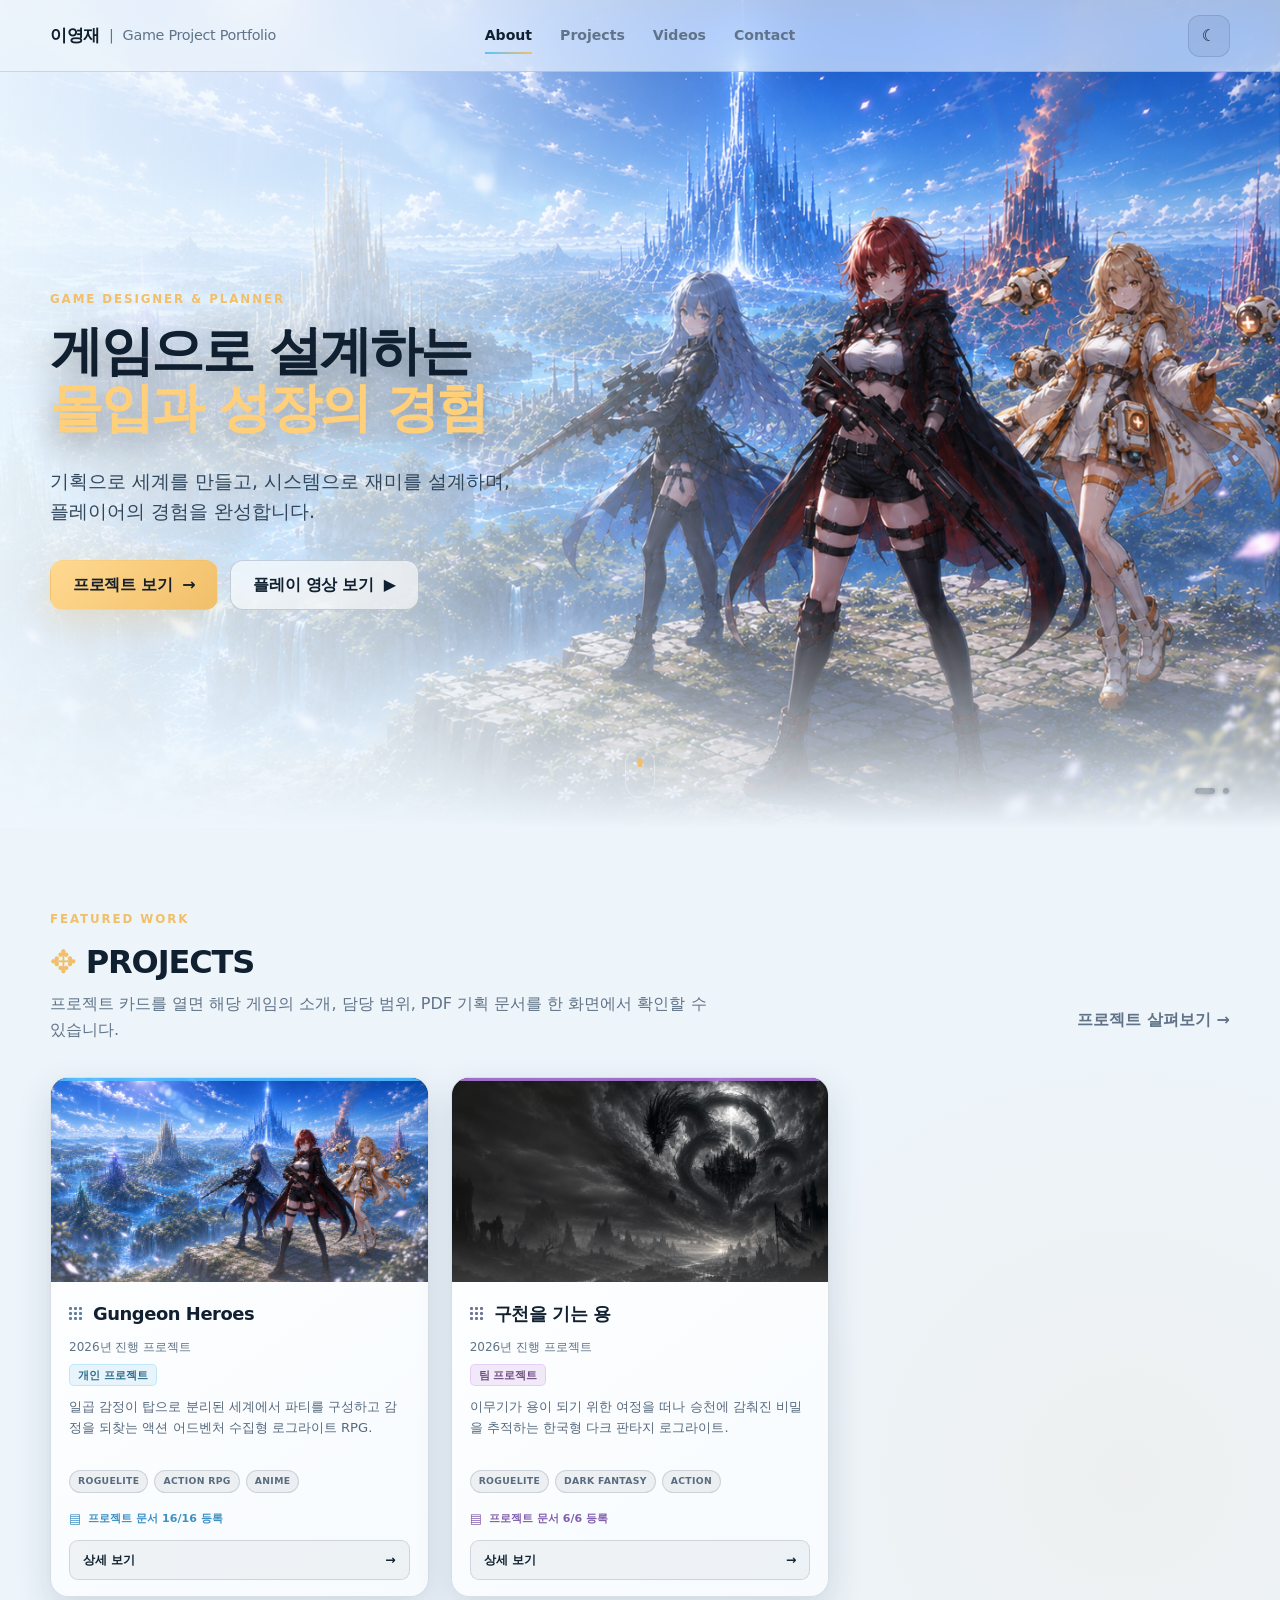
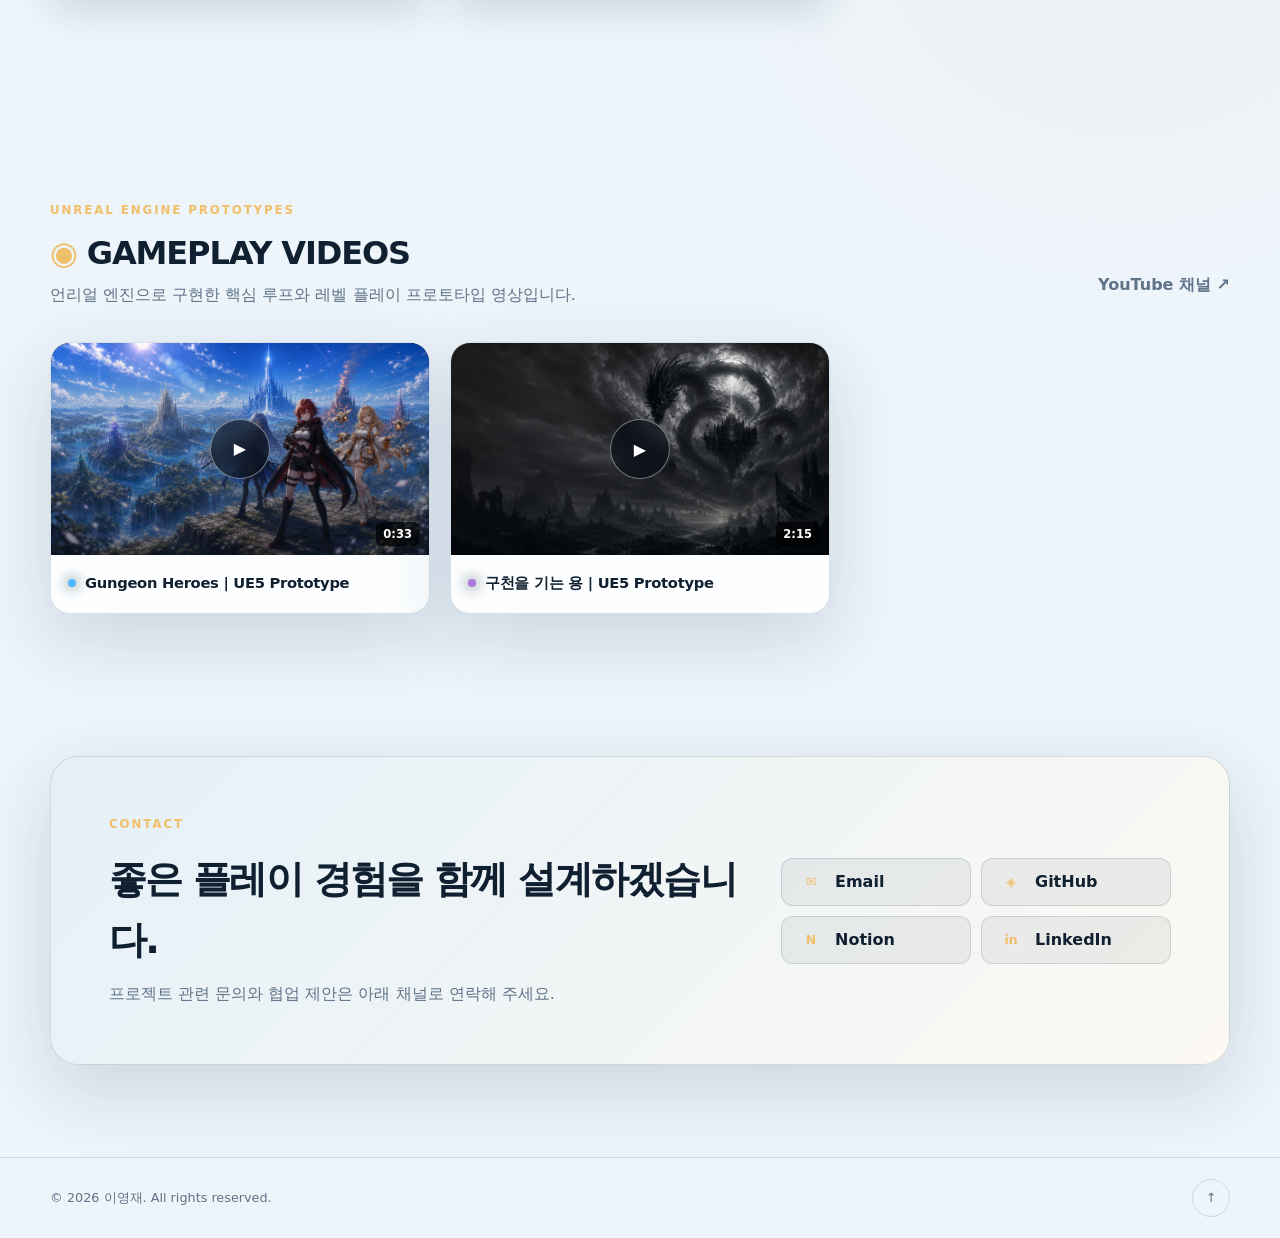
<file: index.html>
<!doctype html>
<html lang="ko">
<head>
  <meta charset="utf-8">
  <meta name="viewport" content="width=device-width, initial-scale=1">
  <meta name="description" content="이영재 게임 기획 포트폴리오 — 구천을 기는 용, Gungeon Heroes, Familia Chronicle">
  <meta name="theme-color" content="#071526">
  <meta name="robots" content="index, follow, max-image-preview:large">

  <!-- 배포 주소에 맞게 아래 도메인을 변경하세요. -->
  <link rel="canonical" href="https://zettstudio.netlify.app">

  <!-- Open Graph: 카카오톡, 디스코드, 페이스북, 링크드인 등 링크 미리보기 -->
  <meta property="og:type" content="website">
  <meta property="og:locale" content="ko_KR">
  <meta property="og:site_name" content="이영재 Game Project Portfolio">
  <meta property="og:title" content="이영재 | Game Project Portfolio">
  <meta property="og:description" content="게임으로 설계하는 몰입과 성장의 경험 — 게임 기획 포트폴리오">
  <meta property="og:url" content="https://zettstudio.netlify.app">
  <meta property="og:image" content="https://zettstudio.netlify.app/assets/images/og-image.jpg">
  <meta property="og:image:secure_url" content="https://zettstudio.netlify.app/assets/images/og-image.jpg">
  <meta property="og:image:type" content="image/jpeg">
  <meta property="og:image:width" content="1200">
  <meta property="og:image:height" content="630">
  <meta property="og:image:alt" content="이영재 게임 기획 포트폴리오 대표 이미지">

  <!-- X(Twitter) 링크 미리보기 -->
  <meta name="twitter:card" content="summary_large_image">
  <meta name="twitter:title" content="이영재 | Game Project Portfolio">
  <meta name="twitter:description" content="게임으로 설계하는 몰입과 성장의 경험 — 게임 기획 포트폴리오">
  <meta name="twitter:image" content="https://zettstudio.netlify.app/assets/images/og-image.jpg">
  <meta name="twitter:image:alt" content="이영재 게임 기획 포트폴리오 대표 이미지">

  <title>이영재 | Game Project Portfolio</title>
  <link rel="icon" href="assets/images/favicon.svg" type="image/svg+xml">
  <link rel="stylesheet" href="assets/css/style.css">
  <script src="assets/js/data.js" defer></script>
  <script src="assets/js/main.js" defer></script>
</head>
<body>
  <a class="skip-link" href="#main">본문 바로가기</a>

  <header class="site-header" id="top">
    <div class="container header-inner">
      <a class="brand" href="#top" aria-label="홈으로 이동">
        <strong>이영재</strong><span aria-hidden="true">|</span><span>Game Project Portfolio</span>
      </a>

      <button class="menu-toggle icon-button" type="button" aria-expanded="false" aria-controls="primary-nav" aria-label="메뉴 열기">
        <span></span><span></span><span></span>
      </button>

      <nav class="primary-nav" id="primary-nav" aria-label="주요 메뉴">
        <a href="#about">About</a>
        <a href="#projects">Projects</a>
        <a href="#videos">Videos</a>
        <a href="#contact">Contact</a>
      </nav>

      <button class="theme-toggle icon-button" type="button" aria-label="테마 전환" title="테마 전환">
        <span aria-hidden="true">☼</span>
      </button>
    </div>
  </header>

  <main id="main">
    <section class="hero" id="about" aria-labelledby="hero-title">
      <div class="hero-slider" id="hero-slider" aria-hidden="true"></div>
      <div class="hero-scrim" aria-hidden="true"></div>
      <div class="container hero-content reveal">
        <p class="eyebrow">GAME DESIGNER &amp; PLANNER</p>
        <h1 id="hero-title">게임으로 설계하는<br><span>몰입과 성장의 경험</span></h1>
        <p class="hero-copy">기획으로 세계를 만들고, 시스템으로 재미를 설계하며,<br>플레이어의 경험을 완성합니다.</p>
        <div class="hero-actions">
          <a class="button button-primary" href="#projects">프로젝트 보기 <span aria-hidden="true">→</span></a>
          <a class="button button-secondary" href="#videos">플레이 영상 보기 <span aria-hidden="true">▶</span></a>
        </div>
      </div>

      <div class="hero-slider-controls" id="hero-slider-controls" aria-label="대표 프로젝트 이미지 슬라이드">
        <div class="hero-slider-meta" aria-live="polite">
          <span id="hero-slide-number">01 / 03</span>
          <strong id="hero-slide-title">Gungeon Heroes</strong>
        </div>
        <div class="hero-slider-navigation">
          <button class="hero-slider-arrow" type="button" data-hero-prev aria-label="이전 프로젝트 이미지">←</button>
          <div class="hero-slider-dots" id="hero-slider-dots" role="tablist" aria-label="프로젝트 이미지 선택"></div>
          <button class="hero-slider-arrow" type="button" data-hero-next aria-label="다음 프로젝트 이미지">→</button>
        </div>
      </div>

      <a class="scroll-cue" href="#projects" aria-label="프로젝트 섹션으로 이동"><span></span></a>
    </section>

    <section class="section projects-section" id="projects" aria-labelledby="projects-title">
      <div class="container">
        <div class="section-heading reveal">
          <div>
            <p class="section-kicker">FEATURED WORK</p>
            <h2 id="projects-title"><span class="heading-icon" aria-hidden="true">✥</span> PROJECTS</h2>
            <p>프로젝트 카드를 열면 해당 게임의 소개, 담당 범위, PDF 기획 문서를 한 화면에서 확인할 수 있습니다.</p>
          </div>
          <button class="text-button" type="button" data-show-all-projects>프로젝트 살펴보기 <span aria-hidden="true">→</span></button>
        </div>
        <div class="project-grid" id="project-grid" aria-live="polite"></div>
      </div>
    </section>

    <section class="section videos-section" id="videos" aria-labelledby="videos-title">
      <div class="container">
        <div class="section-heading reveal">
          <div>
            <p class="section-kicker">UNREAL ENGINE PROTOTYPES</p>
            <h2 id="videos-title"><span class="heading-icon" aria-hidden="true">◉</span> GAMEPLAY VIDEOS</h2>
            <p>언리얼 엔진으로 구현한 핵심 루프와 레벨 플레이 프로토타입 영상입니다.</p>
          </div>
          <a class="text-button" id="youtube-channel-link" href="#" target="_blank" rel="noopener">YouTube 채널 <span aria-hidden="true">↗</span></a>
        </div>
        <div class="video-grid" id="video-grid"></div>
      </div>
    </section>

    <section class="contact-section" id="contact" aria-labelledby="contact-title">
      <div class="container contact-card reveal">
        <div>
          <p class="section-kicker">CONTACT</p>
          <h2 id="contact-title">좋은 플레이 경험을 함께 설계하겠습니다.</h2>
          <p>프로젝트 관련 문의와 협업 제안은 아래 채널로 연락해 주세요.</p>
        </div>
        <div class="contact-actions" id="contact-actions"></div>
      </div>
    </section>
  </main>

  <footer class="site-footer">
    <div class="container footer-inner">
      <p>© <span id="current-year"></span> 이영재. All rights reserved.</p>
      <a href="#top" class="back-to-top" aria-label="페이지 맨 위로 이동">↑</a>
    </div>
  </footer>

  <dialog class="modal project-modal" id="project-modal" aria-labelledby="project-modal-title">
    <div class="modal-shell">
      <button class="modal-close icon-button" type="button" data-close-modal aria-label="창 닫기">×</button>

      <div class="project-modal-visual" id="project-modal-visual" aria-hidden="true"></div>

      <div class="project-modal-body">
        <div class="project-modal-intro">
          <p class="eyebrow" id="project-modal-type"></p>
          <h2 id="project-modal-title"></h2>
          <p id="project-modal-description"></p>
          <dl class="project-facts" id="project-modal-facts"></dl>
        </div>

        <section class="project-documents" aria-labelledby="project-documents-title">
          <div class="project-documents-heading">
            <div>
              <p class="section-kicker">PROJECT DOCUMENTS</p>
              <h3 id="project-documents-title">프로젝트 기획 문서</h3>
            </div>
            <span class="document-count" id="project-document-count"></span>
          </div>
          <p class="project-documents-help">PDF와 SVG 파일을 등록하면 아래 항목에서 사이트 내부 뷰어로 바로 열립니다.</p>
          <div class="project-document-filters" id="project-document-filters" role="tablist" aria-label="문서 형식 필터"></div>
          <div class="project-document-list" id="project-modal-documents"></div>
        </section>

        <div class="modal-actions">
          <button class="button button-primary" type="button" id="project-video-button">플레이 영상 보기 <span aria-hidden="true">▶</span></button>
        </div>
      </div>
    </div>
  </dialog>

  <dialog class="modal viewer-modal" id="viewer-modal" aria-labelledby="viewer-title">
    <div class="viewer-shell">
      <div class="viewer-header">
        <div>
          <p class="section-kicker" id="viewer-kicker">DOCUMENT</p>
          <h2 id="viewer-title">문서 보기</h2>
        </div>
        <div class="viewer-actions">
          <a class="icon-button" id="viewer-external" href="#" target="_blank" rel="noopener" aria-label="새 탭에서 열기">↗</a>
          <button class="modal-close icon-button" type="button" data-close-viewer aria-label="창 닫기">×</button>
        </div>
      </div>
      <div class="viewer-frame-wrap" id="viewer-frame-wrap"></div>
    </div>
  </dialog>

  <div class="toast" id="toast" role="status" aria-live="polite"></div>
</body>
</html>
</file>
<file: assets/css/style.css>
:root {
  color-scheme: dark;
  --bg: #06101d;
  --bg-soft: #09192a;
  --surface: rgba(13, 29, 47, .78);
  --surface-strong: #0d1d2f;
  --surface-light: rgba(255, 255, 255, .065);
  --text: #f4f7fb;
  --muted: #a9b7c7;
  --line: rgba(179, 209, 236, .18);
  --gold: #f1bf69;
  --gold-strong: #ffcf7a;
  --blue: #55c5ff;
  --shadow: 0 24px 70px rgba(0, 0, 0, .34);
  --radius-xl: 28px;
  --radius-lg: 20px;
  --radius-md: 14px;
  --container: min(1180px, calc(100% - 40px));
  --header-height: 72px;
  --transition: 180ms ease;
}

:root[data-theme="light"] {
  color-scheme: light;
  --bg: #edf4fa;
  --bg-soft: #f8fbfd;
  --surface: rgba(255, 255, 255, .84);
  --surface-strong: #ffffff;
  --surface-light: rgba(5, 26, 46, .055);
  --text: #102030;
  --muted: #607388;
  --line: rgba(9, 39, 67, .14);
  --shadow: 0 24px 70px rgba(37, 75, 110, .18);
}

* { box-sizing: border-box; }
html { scroll-behavior: smooth; scroll-padding-top: calc(var(--header-height) + 24px); }
body {
  margin: 0;
  min-width: 320px;
  background:
    radial-gradient(circle at 12% 12%, rgba(43, 128, 187, .12), transparent 28rem),
    radial-gradient(circle at 88% 52%, rgba(241, 191, 105, .07), transparent 26rem),
    var(--bg);
  color: var(--text);
  font-family: Inter, Pretendard, "Noto Sans KR", "Apple SD Gothic Neo", system-ui, -apple-system, BlinkMacSystemFont, "Segoe UI", sans-serif;
  line-height: 1.6;
  text-rendering: optimizeLegibility;
}
body.modal-open { overflow: hidden; }
button, a { -webkit-tap-highlight-color: transparent; }
button { font: inherit; color: inherit; }
a { color: inherit; text-decoration: none; }
img { display: block; max-width: 100%; }
.container { width: var(--container); margin-inline: auto; }
.skip-link { position: fixed; z-index: 9999; left: 16px; top: -80px; padding: 10px 14px; border-radius: 10px; background: var(--gold); color: #17202a; font-weight: 800; }
.skip-link:focus { top: 16px; }

.site-header {
  position: fixed;
  inset: 0 0 auto;
  z-index: 100;
  height: var(--header-height);
  border-bottom: 1px solid var(--line);
  background: color-mix(in srgb, var(--bg) 68%, transparent);
  backdrop-filter: blur(18px) saturate(140%);
}
.header-inner { height: 100%; display: grid; grid-template-columns: 1fr auto 1fr; align-items: center; gap: 26px; }
.brand { display: inline-flex; align-items: center; gap: 9px; width: max-content; letter-spacing: -.02em; white-space: nowrap; }
.brand strong { font-size: 1.05rem; }
.brand span { color: var(--muted); font-size: .9rem; }
.primary-nav { display: flex; align-items: center; gap: 28px; }
.primary-nav a { position: relative; padding-block: 9px; color: var(--muted); font-size: .88rem; font-weight: 700; transition: color var(--transition); }
.primary-nav a::after { content: ""; position: absolute; inset: auto 50% 2px; height: 2px; width: 0; background: linear-gradient(90deg, var(--blue), var(--gold)); transition: all var(--transition); }
.primary-nav a:hover, .primary-nav a.is-active { color: var(--text); }
.primary-nav a:hover::after, .primary-nav a.is-active::after { left: 0; width: 100%; }
.icon-button { display: grid; place-items: center; width: 42px; height: 42px; padding: 0; border: 1px solid var(--line); border-radius: 12px; background: var(--surface-light); cursor: pointer; transition: transform var(--transition), background var(--transition), border-color var(--transition); }
.icon-button:hover { transform: translateY(-2px); border-color: rgba(241, 191, 105, .45); background: color-mix(in srgb, var(--surface-light) 70%, var(--gold) 12%); }
.theme-toggle { justify-self: end; }
.menu-toggle { display: none; }
.menu-toggle span { width: 18px; height: 2px; border-radius: 999px; background: currentColor; transition: transform var(--transition), opacity var(--transition); }
.menu-toggle { gap: 4px; }
.menu-toggle[aria-expanded="true"] span:nth-child(1) { transform: translateY(6px) rotate(45deg); }
.menu-toggle[aria-expanded="true"] span:nth-child(2) { opacity: 0; }
.menu-toggle[aria-expanded="true"] span:nth-child(3) { transform: translateY(-6px) rotate(-45deg); }

.hero { position: relative; isolation: isolate; min-height: min(860px, 92svh); display: grid; align-items: center; overflow: hidden; }

.hero-slider { position: absolute; inset: 0; z-index: -3; overflow: hidden; background: #071526; }
.hero-slide { position: absolute; inset: 0; opacity: 0; visibility: hidden; transition: opacity 900ms ease, visibility 900ms ease; }
.hero-slide img {
  width: 100%;
  height: 100%;
  object-fit: var(--hero-image-size, cover);
  object-position: var(--hero-image-position-desktop, 50% 50%);
  transform: none;
  will-change: opacity;
}
.hero-slide.is-active { opacity: 1; visibility: visible; }

/* 큰 컨트롤 박스 없이, 화면 가장자리에서만 은은하게 나타나는 슬라이드 조작부 */
.hero-slider-controls {
  position: absolute;
  inset: 0;
  z-index: 3;
  pointer-events: none;
}
.hero-slider-meta { display: none; }
.hero-slider-navigation { position: absolute; inset: 0; pointer-events: none; }
.hero-slider-arrow {
  position: absolute;
  top: 50%;
  display: grid;
  place-items: center;
  width: clamp(48px, 7vw, 92px);
  height: clamp(120px, 28vh, 260px);
  padding: 0;
  font-size: 0;
  border: 0;
  border-radius: 0;
  background: transparent;
  color: transparent;
  cursor: pointer;
  opacity: 0;
  pointer-events: auto;
  transform: translateY(-50%);
  transition: opacity 220ms ease, color 220ms ease, background 220ms ease;
}
.hero-slider-arrow::before {
  font-size: clamp(2.1rem, 3.5vw, 4rem);
  font-weight: 300;
  line-height: 1;
  text-shadow: 0 2px 14px rgba(0, 0, 0, .55);
}
.hero-slider-arrow[data-hero-prev] { left: 0; }
.hero-slider-arrow[data-hero-prev]::before { content: "‹"; }
.hero-slider-arrow[data-hero-next] { right: 0; }
.hero-slider-arrow[data-hero-next]::before { content: "›"; }
.hero:hover .hero-slider-arrow,
.hero-slider-arrow:focus-visible {
  color: rgba(255, 255, 255, .62);
  opacity: 1;
}
.hero-slider-arrow:hover,
.hero-slider-arrow:focus-visible {
  background: linear-gradient(90deg, rgba(3, 12, 24, .16), transparent);
  outline: none;
}
.hero-slider-arrow[data-hero-next]:hover,
.hero-slider-arrow[data-hero-next]:focus-visible {
  background: linear-gradient(270deg, rgba(3, 12, 24, .16), transparent);
}
.hero-slider-dots {
  position: absolute;
  right: clamp(24px, 4vw, 64px);
  bottom: 34px;
  left: auto;
  display: flex;
  align-items: center;
  gap: 8px;
  pointer-events: auto;
  transform: none;
}
.hero-slider-dot {
  width: 6px;
  height: 6px;
  padding: 0;
  border: 0;
  border-radius: 999px;
  background: rgba(255, 255, 255, .3);
  box-shadow: 0 1px 5px rgba(0, 0, 0, .28);
  cursor: pointer;
  transition: width 220ms ease, background 220ms ease, transform 220ms ease;
}
.hero-slider-dot:hover { transform: scale(1.12); background: rgba(255, 255, 255, .62); }
.hero-slider-dot.is-active { width: 20px; background: rgba(255, 218, 145, .9); }
:root[data-theme="light"] .hero-slider-arrow { color: transparent; }
:root[data-theme="light"] .hero:hover .hero-slider-arrow,
:root[data-theme="light"] .hero-slider-arrow:focus-visible { color: rgba(16, 32, 48, .52); }
:root[data-theme="light"] .hero-slider-dot { background: rgba(16, 32, 48, .3); }

.hero-scrim { position: absolute; inset: 0; z-index: -2; background: linear-gradient(90deg, rgba(3, 12, 24, .94) 0%, rgba(5, 17, 32, .73) 31%, rgba(6, 17, 30, .15) 66%, rgba(4, 12, 24, .18)), linear-gradient(0deg, var(--bg) 0%, transparent 31%); }
:root[data-theme="light"] .hero-scrim { background: linear-gradient(90deg, rgba(238, 247, 253, .96) 0%, rgba(237, 247, 253, .72) 31%, rgba(237, 247, 253, .04) 64%), linear-gradient(0deg, var(--bg) 0%, transparent 28%); }
.hero-content { padding-top: var(--header-height); }
.eyebrow, .section-kicker { margin: 0 0 14px; color: var(--gold); font-size: .74rem; font-weight: 900; letter-spacing: .16em; }
.hero h1 { margin: 0; max-width: 740px; font-size: clamp(2.65rem, 5vw, 5.9rem); line-height: 1.05; letter-spacing: -.055em; text-wrap: balance; text-shadow: 0 8px 34px rgba(0, 0, 0, .38); }
.hero h1 span { color: var(--gold-strong); }
.hero-copy { margin: 28px 0 0; color: #d8e4ef; font-size: clamp(.98rem, 1.5vw, 1.18rem); font-weight: 520; }
:root[data-theme="light"] .hero-copy { color: #30475e; }
.hero-actions { display: flex; flex-wrap: wrap; gap: 12px; margin-top: 34px; }
.button { display: inline-flex; justify-content: center; align-items: center; gap: 10px; min-height: 50px; padding: 0 22px; border: 1px solid transparent; border-radius: 13px; font-weight: 850; letter-spacing: -.02em; transition: transform var(--transition), box-shadow var(--transition), background var(--transition), border-color var(--transition); }
.button:hover { transform: translateY(-3px); }
.button-primary { color: #17202a; background: linear-gradient(135deg, #ffd991, var(--gold)); box-shadow: 0 12px 34px rgba(241, 191, 105, .26); }
.button-primary:hover { box-shadow: 0 16px 38px rgba(241, 191, 105, .38); }
.button-secondary { border-color: rgba(233, 244, 255, .34); background: rgba(7, 22, 38, .36); backdrop-filter: blur(12px); }
:root[data-theme="light"] .button-secondary { background: rgba(255, 255, 255, .62); border-color: rgba(20, 52, 82, .2); }
.scroll-cue { position: absolute; left: 50%; bottom: 30px; width: 30px; height: 50px; border: 1px solid rgba(255,255,255,.38); border-radius: 99px; transform: translateX(-50%); }
.scroll-cue span { position: absolute; left: 50%; top: 9px; width: 5px; height: 9px; border-radius: 99px; background: var(--gold); transform: translateX(-50%); animation: scrollCue 1.9s infinite; }
@keyframes scrollCue { 0% { opacity: 0; transform: translate(-50%, 0); } 25% { opacity: 1; } 75%,100% { opacity: 0; transform: translate(-50%, 20px); } }

.section { padding: 102px 0; }
.projects-section { padding-top: 82px; }
.section-heading { display: flex; justify-content: space-between; align-items: end; gap: 28px; margin-bottom: 34px; }
.section-heading h2 { margin: 0; font-size: clamp(1.7rem, 2.5vw, 2.45rem); line-height: 1.2; letter-spacing: -.035em; }
.section-heading p:not(.section-kicker) { max-width: 660px; margin: 10px 0 0; color: var(--muted); }
.heading-icon { display: inline-grid; place-items: center; color: var(--gold); }
.text-button { flex: none; padding: 10px 0; border: 0; background: transparent; color: var(--muted); font-weight: 800; cursor: pointer; transition: color var(--transition), transform var(--transition); }
.text-button:hover { color: var(--gold); transform: translateX(4px); }

.project-grid { display: grid; grid-template-columns: repeat(3, minmax(0, 1fr)); gap: 22px; }
.project-card {
  position: relative;
  display: flex;
  flex-direction: column;
  min-width: 0;
  overflow: hidden;
  border: 1px solid var(--line);
  border-radius: 18px;
  background:
    linear-gradient(145deg,
      color-mix(in srgb, var(--surface-strong) 94%, var(--accent) 6%),
      var(--surface-strong) 58%,
      color-mix(in srgb, var(--surface-strong) 97%, black 3%));
  color: var(--text);
  box-shadow: 0 18px 44px rgba(0, 0, 0, .28);
  transition: transform 260ms ease, border-color 260ms ease, box-shadow 260ms ease;
}
.project-card::before {
  content: "";
  position: absolute;
  inset: 0 0 auto;
  z-index: 3;
  height: 3px;
  background: var(--accent);
  opacity: .9;
  pointer-events: none;
}
.project-card:hover {
  transform: translateY(-8px);
  border-color: color-mix(in srgb, var(--accent) 58%, var(--line));
  box-shadow: 0 26px 58px color-mix(in srgb, var(--accent) 12%, rgba(0, 0, 0, .42));
}
.project-card-media {
  position: relative;
  width: 100%;
  aspect-ratio: 16 / 8.7;
  overflow: hidden;
  background: #071321;
}
.project-card-media::after {
  content: "";
  position: absolute;
  inset: auto 0 0;
  height: 32%;
  background: linear-gradient(180deg, transparent, color-mix(in srgb, var(--surface-strong) 88%, transparent));
  pointer-events: none;
}
.project-card-media img {
  width: 100%;
  height: 100%;
  object-fit: cover;
  transition: transform 650ms cubic-bezier(.2,.8,.2,1), filter 260ms ease;
}
.project-card:hover .project-card-media img {
  transform: scale(1.045);
  filter: saturate(1.04) brightness(1.04);
}
.project-card-body {
  display: flex;
  flex: 1;
  flex-direction: column;
  min-width: 0;
  padding: 18px 18px 16px;
}
.project-title-row { display: flex; align-items: center; gap: 9px; min-width: 0; }
.project-title-icon {
  display: grid;
  flex: none;
  grid-template-columns: repeat(3, 3px);
  grid-template-rows: repeat(3, 3px);
  gap: 2px;
  width: 15px;
  height: 15px;
}
.project-title-icon i { display: block; border-radius: 1px; background: color-mix(in srgb, var(--muted) 82%, var(--accent) 18%); }
.project-card h3 {
  min-width: 0;
  margin: 0;
  overflow: hidden;
  color: var(--text);
  font-size: 1.12rem;
  font-weight: 780;
  letter-spacing: -.025em;
  text-overflow: ellipsis;
  white-space: nowrap;
}
.project-period { margin: 10px 0 8px; color: var(--muted); font-size: .75rem; line-height: 1.45; }
.project-category {
  align-self: flex-start;
  display: inline-flex;
  align-items: center;
  min-height: 22px;
  padding: 2px 8px;
  border: 1px solid var(--line);
  border-radius: 5px;
  background: var(--surface-light);
  color: var(--muted);
  font-size: .68rem;
  font-weight: 750;
  line-height: 1.4;
}
.project-category.team {
  border-color: rgba(199, 133, 255, .28);
  background: rgba(158, 83, 207, .14);
  color: #dcb2ff;
}
.project-category.personal-blue {
  border-color: rgba(85, 197, 255, .28);
  background: rgba(85, 197, 255, .12);
  color: #9edfff;
}
.project-category.personal-green {
  border-color: rgba(92, 211, 145, .26);
  background: rgba(92, 211, 145, .11);
  color: #a9ebc5;
}
.project-card .project-summary {
  display: -webkit-box;
  min-height: 4.55em;
  margin: 11px 0 13px;
  overflow: hidden;
  color: color-mix(in srgb, var(--muted) 88%, var(--text) 12%);
  font-size: .82rem;
  line-height: 1.56;
  -webkit-box-orient: vertical;
  -webkit-line-clamp: 3;
}
.tag-list { display: flex; flex-wrap: wrap; gap: 6px; margin: 0; padding: 0; list-style: none; }
.tag-list li {
  padding: 3px 8px;
  border: 1px solid var(--line);
  border-radius: 999px;
  background: var(--surface-light);
  color: color-mix(in srgb, var(--muted) 90%, var(--text) 10%);
  font-size: .58rem;
  font-weight: 820;
  letter-spacing: .035em;
}
.project-card-footer {
  display: grid;
  gap: 11px;
  margin-top: auto;
  padding-top: 15px;
  border-top: 0;
}
.project-card .project-document-summary {
  display: flex;
  align-items: center;
  gap: 7px;
  margin: 0;
  color: color-mix(in srgb, var(--accent) 72%, var(--text) 28%);
  font-size: .69rem;
  font-weight: 850;
}
.project-document-summary span { font-size: .82rem; }
.card-button {
  display: flex;
  align-items: center;
  justify-content: space-between;
  min-height: 40px;
  width: 100%;
  padding: 0 13px;
  border: 1px solid var(--line);
  border-radius: 9px;
  background: color-mix(in srgb, var(--surface-light) 78%, transparent);
  color: var(--text);
  cursor: pointer;
  font-size: .78rem;
  font-weight: 820;
  transition: color var(--transition), background var(--transition), border-color var(--transition), transform var(--transition), box-shadow var(--transition);
}
.card-button:hover {
  transform: translateX(2px);
  border-color: color-mix(in srgb, var(--accent) 62%, var(--line));
  background: color-mix(in srgb, var(--surface-light) 78%, var(--accent) 13%);
  color: color-mix(in srgb, var(--accent) 74%, var(--text) 26%);
  box-shadow: 0 8px 22px color-mix(in srgb, var(--accent) 10%, transparent);
}

:root[data-theme="light"] .project-card {
  background: linear-gradient(145deg, #ffffff, #f7fbfe);
  box-shadow: 0 14px 34px rgba(37, 75, 110, .16);
}
:root[data-theme="light"] .project-card-media::after {
  background: linear-gradient(180deg, transparent, rgba(255, 255, 255, .22));
}
:root[data-theme="light"] .project-category.team { color: #705083; background: #f1e9f8; }
:root[data-theme="light"] .project-category.personal-blue { color: #316d8c; background: #e7f4fb; }
:root[data-theme="light"] .project-category.personal-green { color: #3f7658; background: #e9f5ee; }

.videos-section { background: linear-gradient(180deg, transparent, rgba(255,255,255,.02), transparent); }

.video-grid { display: grid; grid-template-columns: repeat(3, 1fr); gap: 20px; }
.video-card { overflow: hidden; border: 1px solid var(--line); border-radius: var(--radius-lg); background: var(--surface); box-shadow: var(--shadow); transition: transform var(--transition), border-color var(--transition); }
.video-card:hover { transform: translateY(-6px); border-color: color-mix(in srgb, var(--accent) 55%, var(--line)); }
.video-trigger { position: relative; display: block; width: 100%; aspect-ratio: 16/9; padding: 0; overflow: hidden; border: 0; background: #050b12; cursor: pointer; }
.video-trigger img { width: 100%; height: 100%; object-fit: cover; transition: transform 500ms ease; }
.video-card:hover img { transform: scale(1.05); }
.video-overlay { position: absolute; inset: 0; background: linear-gradient(180deg, transparent, rgba(4,10,18,.55)); }
.play-button { position: absolute; left: 50%; top: 50%; display: grid; place-items: center; width: 60px; height: 60px; border: 1px solid rgba(255,255,255,.42); border-radius: 50%; background: rgba(5,12,22,.56); color: white; transform: translate(-50%,-50%); backdrop-filter: blur(10px); transition: transform var(--transition), background var(--transition); }
.video-trigger:hover .play-button { transform: translate(-50%,-50%) scale(1.1); background: color-mix(in srgb, var(--accent) 42%, rgba(5,12,22,.62)); }
.duration { position: absolute; right: 10px; bottom: 9px; padding: 3px 7px; border-radius: 5px; background: rgba(0,0,0,.68); color: white; font-size: .72rem; font-weight: 800; }
.video-meta { display: flex; align-items: center; gap: 9px; padding: 16px 17px 18px; }
.video-meta h3 { margin: 0; font-size: .92rem; letter-spacing: -.02em; }
.project-dot { flex: none; width: 8px; height: 8px; border-radius: 50%; box-shadow: 0 0 14px currentColor; }

.contact-section { padding: 40px 0 92px; }
.contact-card { display: flex; justify-content: space-between; align-items: center; gap: 40px; padding: clamp(28px, 5vw, 58px); border: 1px solid var(--line); border-radius: var(--radius-xl); background: linear-gradient(135deg, rgba(54,142,196,.12), rgba(241,191,105,.08)), var(--surface); box-shadow: var(--shadow); }
.contact-card h2 { margin: 0; font-size: clamp(1.8rem, 3vw, 3rem); letter-spacing: -.045em; }
.contact-card p:not(.section-kicker) { margin: 10px 0 0; color: var(--muted); }
.contact-actions { display: grid; grid-template-columns: repeat(2, minmax(130px,1fr)); gap: 10px; flex: 0 0 min(390px, 42%); }
.contact-actions a { display: flex; align-items: center; gap: 10px; min-height: 48px; padding: 0 15px; border: 1px solid var(--line); border-radius: 12px; background: var(--surface-light); font-weight: 800; transition: transform var(--transition), border-color var(--transition); }
.contact-actions a:hover { transform: translateY(-3px); border-color: rgba(241,191,105,.5); }
.contact-actions span { display: grid; place-items: center; width: 28px; height: 28px; border-radius: 8px; background: rgba(255,255,255,.07); color: var(--gold); font-size: .78rem; }

.site-footer { border-top: 1px solid var(--line); }
.footer-inner { min-height: 80px; display: flex; align-items: center; justify-content: space-between; gap: 20px; color: var(--muted); font-size: .8rem; }
.back-to-top { display: grid; place-items: center; width: 38px; height: 38px; border: 1px solid var(--line); border-radius: 50%; transition: transform var(--transition), border-color var(--transition); }
.back-to-top:hover { transform: translateY(-3px); border-color: var(--gold); }

.modal { width: min(1180px, calc(100% - 30px)); padding: 0; overflow: visible; border: 1px solid var(--line); border-radius: var(--radius-xl); background: var(--surface-strong); color: var(--text); box-shadow: 0 40px 120px rgba(0,0,0,.6); }
.modal::backdrop { background: rgba(1, 7, 14, .8); backdrop-filter: blur(9px); }
.modal-close { font-size: 1.55rem; }
.project-modal .modal-close { position: absolute; z-index: 8; right: 15px; top: 15px; background: rgba(3,9,17,.78); color: white; }
.modal-shell { position: relative; display: grid; grid-template-columns: minmax(360px, .92fr) minmax(500px, 1.08fr); height: min(820px, calc(100svh - 46px)); min-height: 620px; overflow: hidden; border-radius: inherit; }
.project-modal-visual {
  position: relative;
  min-height: 620px;
  background-repeat: no-repeat;
  background-position: center, var(--modal-image-position-desktop, 50% 50%);
  background-size: 100% 100%, var(--modal-image-size-desktop, cover);
}
.project-modal-visual::after { content: ""; position: absolute; inset: 0; z-index: 0; background: linear-gradient(90deg, transparent 64%, rgba(4,10,19,.22)), linear-gradient(0deg, rgba(4,10,19,.94), transparent 45%); }
.project-modal-visual-caption { position: absolute; z-index: 1; left: 30px; right: 30px; bottom: 30px; display: grid; gap: 4px; color: white; text-shadow: 0 4px 24px rgba(0,0,0,.8); }
.project-modal-visual-caption span { color: color-mix(in srgb, var(--accent) 72%, white 28%); font-size: .68rem; font-weight: 900; letter-spacing: .14em; }
.project-modal-visual-caption strong { font-size: clamp(1.5rem, 2.8vw, 2.4rem); line-height: 1.14; letter-spacing: -.04em; }
.project-modal-body { min-height: 0; overflow-y: auto; padding: clamp(30px, 4vw, 52px); scrollbar-width: thin; scrollbar-color: color-mix(in srgb, var(--accent) 48%, transparent) transparent; }
.project-modal-body::-webkit-scrollbar { width: 8px; }
.project-modal-body::-webkit-scrollbar-thumb { border: 2px solid transparent; border-radius: 999px; background: color-mix(in srgb, var(--accent) 45%, transparent); background-clip: padding-box; }
.project-modal-intro h2 { margin: 0; font-size: clamp(2rem, 4vw, 3.45rem); letter-spacing: -.05em; }
.project-modal-intro > p:not(.eyebrow) { margin: 18px 0 0; color: var(--muted); }
.project-facts { margin: 28px 0 0; }
.project-facts div { display: grid; grid-template-columns: 90px 1fr; gap: 14px; padding: 12px 0; border-top: 1px solid var(--line); }
.project-facts dt { color: var(--muted); font-size: .78rem; font-weight: 800; }
.project-facts dd { margin: 0; font-size: .87rem; font-weight: 750; }

.project-documents { margin-top: 36px; padding-top: 28px; border-top: 1px solid var(--line); }
.project-documents-heading { display: flex; align-items: end; justify-content: space-between; gap: 18px; }
.project-documents-heading .section-kicker { margin-bottom: 5px; }
.project-documents-heading h3 { margin: 0; font-size: 1.3rem; letter-spacing: -.03em; }
.document-count { flex: none; padding: 6px 9px; border: 1px solid color-mix(in srgb, var(--accent) 44%, var(--line)); border-radius: 999px; color: color-mix(in srgb, var(--accent) 70%, var(--text) 30%); background: color-mix(in srgb, var(--accent) 9%, transparent); font-size: .7rem; font-weight: 900; }
.project-documents-help { margin: 9px 0 16px; color: var(--muted); font-size: .78rem; }
.project-document-list { display: grid; grid-template-columns: repeat(2, minmax(0, 1fr)); gap: 9px; }
.project-document-item { display: grid; grid-template-columns: auto minmax(0, 1fr) auto; align-items: center; gap: 11px; min-height: 76px; padding: 10px; border: 1px solid var(--line); border-radius: 12px; background: var(--surface-light); text-align: left; cursor: pointer; animation: projectDocumentIn 380ms ease both var(--item-delay); transition: transform var(--transition), border-color var(--transition), background var(--transition); }
.project-document-item:hover { transform: translateY(-3px); border-color: color-mix(in srgb, var(--accent) 58%, var(--line)); background: color-mix(in srgb, var(--surface-light) 86%, var(--accent) 10%); }
.project-document-item.is-pending { opacity: .72; }
.project-document-icon { display: grid; place-items: center; width: 38px; height: 46px; border: 1px solid color-mix(in srgb, var(--accent) 55%, var(--line)); border-radius: 8px; color: color-mix(in srgb, var(--accent) 75%, var(--text) 25%); font-size: .59rem; font-weight: 950; letter-spacing: .04em; }
.project-document-copy { min-width: 0; }
.project-document-copy strong, .project-document-copy small { display: block; overflow: hidden; text-overflow: ellipsis; white-space: nowrap; }
.project-document-copy strong { font-size: .82rem; }
.project-document-copy small { margin-top: 2px; color: var(--muted); font-size: .66rem; }
.project-document-state { color: var(--muted); font-size: .64rem; font-weight: 850; white-space: nowrap; }
.project-document-item.is-available .project-document-state { color: color-mix(in srgb, var(--accent) 70%, var(--text) 30%); }
.project-documents-empty { padding: 18px; border: 1px dashed var(--line); border-radius: 12px; color: var(--muted); font-size: .8rem; }
@keyframes projectDocumentIn { from { opacity: 0; transform: translateY(8px); } to { opacity: 1; transform: translateY(0); } }

.modal-actions { display: flex; flex-wrap: wrap; gap: 10px; margin-top: 24px; padding-top: 22px; border-top: 1px solid var(--line); }
.modal-actions .button { cursor: pointer; }
.viewer-modal { width: min(1240px, calc(100% - 24px)); height: min(820px, calc(100svh - 24px)); }
.viewer-shell { height: 100%; display: grid; grid-template-rows: auto 1fr; overflow: hidden; border-radius: inherit; }
.viewer-header { display: flex; align-items: center; justify-content: space-between; gap: 20px; padding: 16px 18px; border-bottom: 1px solid var(--line); }
.viewer-header h2 { margin: 0; font-size: 1.1rem; }
.viewer-header .section-kicker { margin-bottom: 2px; }
.viewer-actions { display: flex; gap: 8px; }
.viewer-frame-wrap { min-height: 0; background: #040a11; }
.viewer-frame-wrap iframe { width: 100%; height: 100%; border: 0; }
.youtube-frame { aspect-ratio: 16/9; }
.toast { position: fixed; z-index: 1000; left: 50%; bottom: 24px; width: max-content; max-width: min(560px, calc(100% - 32px)); padding: 12px 16px; border: 1px solid var(--line); border-radius: 12px; background: var(--surface-strong); color: var(--text); box-shadow: var(--shadow); opacity: 0; pointer-events: none; transform: translate(-50%, 20px); transition: opacity var(--transition), transform var(--transition); }
.toast.is-visible { opacity: 1; transform: translate(-50%, 0); }

.reveal { opacity: 0; transform: translateY(22px); transition: opacity 620ms ease var(--delay, 0ms), transform 620ms cubic-bezier(.2,.7,.2,1) var(--delay, 0ms); }
.reveal.is-visible { opacity: 1; transform: translateY(0); }

@media (max-width: 980px) {
  :root { --container: min(100% - 32px, 760px); }
  .header-inner { grid-template-columns: 1fr auto auto; gap: 10px; }
  .menu-toggle { display: grid; grid-column: 2; }
  .theme-toggle { grid-column: 3; }
  .primary-nav { position: fixed; left: 16px; right: 16px; top: calc(var(--header-height) + 8px); display: grid; gap: 4px; padding: 12px; border: 1px solid var(--line); border-radius: 16px; background: color-mix(in srgb, var(--surface-strong) 94%, transparent); box-shadow: var(--shadow); opacity: 0; visibility: hidden; transform: translateY(-12px); transition: opacity var(--transition), transform var(--transition), visibility var(--transition); }
  .primary-nav.is-open { opacity: 1; visibility: visible; transform: translateY(0); }
  .primary-nav a { padding: 11px 12px; border-radius: 9px; }
  .primary-nav a:hover, .primary-nav a.is-active { background: var(--surface-light); }
  .primary-nav a::after { display: none; }
  .hero { min-height: 760px; align-items: end; }
  .hero-content { padding-bottom: 110px; }
  .hero-slide img { object-position: var(--hero-image-position-tablet, var(--hero-image-position-desktop, 50% 50%)); }
  .hero-scrim { background: linear-gradient(180deg, rgba(3,12,24,.08), rgba(3,12,24,.32) 35%, rgba(3,12,24,.96) 78%, var(--bg)); }
  :root[data-theme="light"] .hero-scrim { background: linear-gradient(180deg, rgba(238,247,253,.03), rgba(238,247,253,.26) 35%, rgba(238,247,253,.96) 78%, var(--bg)); }
  .hero h1 { max-width: 620px; }
  .project-grid { grid-template-columns: repeat(2, minmax(0, 1fr)); }
  .video-grid { grid-template-columns: 1fr; }
  .section-heading { align-items: flex-start; flex-direction: column; }
  .contact-card { align-items: stretch; flex-direction: column; }
  .contact-actions { flex-basis: auto; width: 100%; }
  .modal-shell { grid-template-columns: 1fr; height: calc(100svh - 30px); min-height: 0; overflow-y: auto; }
  .project-modal-visual {
    min-height: 330px;
    background-position: center, var(--modal-image-position-tablet, var(--modal-image-position-desktop, 50% 50%));
    background-size: 100% 100%, var(--modal-image-size-tablet, var(--modal-image-size-desktop, cover));
  }
  .project-modal-body { overflow: visible; }
}

@media (max-width: 640px) {
  :root { --header-height: 64px; --container: calc(100% - 24px); }
  .brand strong { font-size: .95rem; }
  .brand span:last-child { display: none; }
  .hero { min-height: 700px; }
  .hero-slide img { object-position: var(--hero-image-position-mobile, var(--hero-image-position-tablet, var(--hero-image-position-desktop, 50% 50%))); }
  .hero-slider-arrow { width: 54px; height: 180px; }
  .hero-slider-dots {
    right: auto;
    bottom: 16px;
    left: 50%;
    transform: translateX(-50%);
  }
  .hero-slider-dot { width: 5px; height: 5px; }
  .hero-slider-dot.is-active { width: 16px; }
  .hero h1 { font-size: clamp(2.25rem, 12vw, 3.75rem); }
  .hero-copy { max-width: 34ch; }
  .hero-copy br { display: none; }
  .hero-actions { align-items: stretch; flex-direction: column; width: min(100%, 320px); }
  .button { width: 100%; }
  .scroll-cue { display: none; }
  .section { padding: 76px 0; }
  .projects-section { padding-top: 56px; }
  .project-grid { grid-template-columns: 1fr; }
  .project-card-body { padding: 15px 15px 14px; }
  .project-card h3 { font-size: 1.08rem; }
  .project-card .project-summary { min-height: 0; -webkit-line-clamp: 4; }
  .project-document-list { grid-template-columns: 1fr; }
  .contact-actions { grid-template-columns: 1fr 1fr; }
  .modal { width: calc(100% - 16px); }
  .project-modal-visual {
    min-height: 260px;
    background-position: center, var(--modal-image-position-mobile, var(--modal-image-position-tablet, var(--modal-image-position-desktop, 50% 50%)));
    background-size: 100% 100%, var(--modal-image-size-mobile, var(--modal-image-size-tablet, var(--modal-image-size-desktop, cover)));
  }
  .project-modal-body { padding: 26px 20px 30px; }
  .project-facts div { grid-template-columns: 78px 1fr; }
  .project-modal-visual-caption { left: 20px; right: 20px; bottom: 20px; }
  .project-documents-heading { align-items: flex-start; }
  .modal-actions { flex-direction: column; }
  .viewer-modal { width: calc(100% - 12px); height: calc(100svh - 12px); }
  .viewer-header { padding: 12px; }
  .viewer-header h2 { max-width: 48vw; overflow: hidden; text-overflow: ellipsis; white-space: nowrap; }
}

@media (prefers-reduced-motion: reduce) {
  *, *::before, *::after { scroll-behavior: auto !important; animation-duration: .01ms !important; animation-iteration-count: 1 !important; transition-duration: .01ms !important; }
  .reveal { opacity: 1; transform: none; }
  .hero-slide img { transform: none !important; }
}

/* =========================================================
   PROJECT DETAIL MODAL — TOP IMAGE / BOTTOM CONTENT LAYOUT
   ========================================================= */
.project-modal {
  width: min(1120px, calc(100% - 30px));
  max-height: calc(100svh - 30px);
}

.project-modal .modal-shell {
  display: grid;
  grid-template-columns: 1fr;
  grid-template-rows: minmax(300px, 42svh) auto;
  width: 100%;
  height: min(920px, calc(100svh - 30px));
  min-height: 0;
  overflow-y: auto;
  overscroll-behavior: contain;
  scrollbar-width: thin;
  scrollbar-color: color-mix(in srgb, var(--accent) 48%, transparent) transparent;
}

.project-modal .modal-shell::-webkit-scrollbar {
  width: 8px;
}

.project-modal .modal-shell::-webkit-scrollbar-thumb {
  border: 2px solid transparent;
  border-radius: 999px;
  background: color-mix(in srgb, var(--accent) 45%, transparent);
  background-clip: padding-box;
}

.project-modal .project-modal-visual {
  min-height: 0;
  height: auto;
  background-position: center, var(--modal-image-position-desktop, 50% 50%);
  background-size: 100% 100%, var(--modal-image-size-desktop, cover);
}

.project-modal .project-modal-visual::after {
  background:
    linear-gradient(180deg, rgba(4, 10, 19, .02) 45%, rgba(4, 10, 19, .88) 100%),
    linear-gradient(90deg, rgba(4, 10, 19, .12), transparent 35%, transparent 72%, rgba(4, 10, 19, .08));
}

.project-modal .project-modal-visual-caption {
  left: clamp(24px, 4vw, 52px);
  right: clamp(70px, 8vw, 110px);
  bottom: clamp(22px, 3vw, 38px);
}

.project-modal .project-modal-visual-caption strong {
  font-size: clamp(1.9rem, 4vw, 3.5rem);
}

.project-modal .project-modal-body {
  overflow: visible;
  min-height: auto;
  padding: clamp(30px, 5vw, 58px);
}

.project-modal .project-modal-intro {
  display: grid;
  grid-template-columns: minmax(0, 1.15fr) minmax(320px, .85fr);
  grid-template-rows: auto auto 1fr;
  column-gap: clamp(34px, 5vw, 68px);
  align-items: start;
}

.project-modal .project-modal-intro .eyebrow {
  grid-column: 1;
  grid-row: 1;
}

.project-modal .project-modal-intro h2 {
  grid-column: 1;
  grid-row: 2;
}

.project-modal .project-modal-intro > p:not(.eyebrow) {
  grid-column: 1;
  grid-row: 3;
  max-width: 62ch;
}

.project-modal .project-facts {
  grid-column: 2;
  grid-row: 1 / 4;
  margin: 0;
}

.project-modal .project-facts div:first-child {
  border-top: 0;
  padding-top: 0;
}

.project-modal .project-documents {
  margin-top: clamp(38px, 5vw, 58px);
  padding-top: clamp(30px, 4vw, 42px);
}

.project-modal .project-document-list {
  grid-template-columns: repeat(2, minmax(0, 1fr));
  gap: 12px;
}

.project-modal .project-document-item {
  min-height: 82px;
  padding: 12px;
}

.project-modal .modal-actions {
  margin-top: 30px;
  padding-top: 28px;
}

@media (max-width: 980px) {
  .project-modal .modal-shell {
    grid-template-rows: minmax(280px, 38svh) auto;
    height: calc(100svh - 24px);
  }

  .project-modal .project-modal-visual {
    min-height: 0;
    background-position: center, var(--modal-image-position-tablet, var(--modal-image-position-desktop, 50% 50%));
    background-size: 100% 100%, var(--modal-image-size-tablet, var(--modal-image-size-desktop, cover));
  }

  .project-modal .project-modal-intro {
    grid-template-columns: 1fr;
    grid-template-rows: auto;
    row-gap: 0;
  }

  .project-modal .project-modal-intro .eyebrow,
  .project-modal .project-modal-intro h2,
  .project-modal .project-modal-intro > p:not(.eyebrow),
  .project-modal .project-facts {
    grid-column: 1;
    grid-row: auto;
  }

  .project-modal .project-facts {
    margin-top: 28px;
  }

  .project-modal .project-facts div:first-child {
    border-top: 1px solid var(--line);
    padding-top: 12px;
  }
}

@media (max-width: 640px) {
  .project-modal {
    width: calc(100% - 12px);
    max-height: calc(100svh - 12px);
  }

  .project-modal .modal-shell {
    grid-template-rows: minmax(230px, 34svh) auto;
    height: calc(100svh - 12px);
  }

  .project-modal .project-modal-visual {
    min-height: 0;
    background-position: center, var(--modal-image-position-mobile, var(--modal-image-position-tablet, var(--modal-image-position-desktop, 50% 50%)));
    background-size: 100% 100%, var(--modal-image-size-mobile, var(--modal-image-size-tablet, var(--modal-image-size-desktop, cover)));
  }

  .project-modal .project-modal-visual-caption {
    left: 20px;
    right: 62px;
    bottom: 20px;
  }

  .project-modal .project-modal-visual-caption strong {
    font-size: clamp(1.55rem, 8vw, 2.2rem);
  }

  .project-modal .project-modal-body {
    padding: 28px 20px 34px;
  }

  .project-modal .project-modal-intro h2 {
    font-size: clamp(2rem, 11vw, 3rem);
  }

  .project-modal .project-document-list {
    grid-template-columns: 1fr;
  }
}
/* =========================================================
   PROJECT DETAIL — SINGLE TITLE
   프로젝트 제목은 콘텐츠 영역에만 표시하고 이미지 위 중복 제목은 제거합니다.
   ========================================================= */
.project-modal .project-modal-visual-caption {
  display: none !important;
}

.project-modal .project-modal-visual::after {
  background: linear-gradient(180deg, rgba(4, 10, 19, .02), rgba(4, 10, 19, .18));
}


/* =========================================================
   MAIN HERO TITLE — REDUCED SIZE
   메인 페이지 인트로 제목을 기존보다 작고 안정적으로 표시합니다.
   ========================================================= */
.hero h1 {
  max-width: 860px;
  font-size: clamp(2.25rem, 4.15vw, 4.65rem);
  line-height: 1.08;
  letter-spacing: -0.045em;
}

@media (max-width: 640px) {
  .hero h1 {
    max-width: 100%;
    font-size: clamp(2rem, 10vw, 3.1rem);
    line-height: 1.08;
  }
}


/* =========================================================
   PROJECT DOCUMENT FILTERS — PDF / SVG
   ========================================================= */
.project-document-filters {
  display: flex;
  flex-wrap: wrap;
  gap: 8px;
  margin: 14px 0 16px;
}

.document-filter-button {
  display: inline-flex;
  align-items: center;
  gap: 8px;
  min-height: 34px;
  padding: 0 13px;
  border: 1px solid var(--line);
  border-radius: 999px;
  background: rgba(255, 255, 255, 0.035);
  color: var(--muted);
  font-size: .72rem;
  font-weight: 850;
  letter-spacing: .01em;
  cursor: pointer;
  transition: border-color var(--transition), background var(--transition), color var(--transition), transform var(--transition);
}

.document-filter-button em {
  color: color-mix(in srgb, var(--accent) 78%, white 22%);
  font-style: normal;
  font-size: .66rem;
}

.document-filter-button:hover,
.document-filter-button.is-active {
  transform: translateY(-1px);
  border-color: color-mix(in srgb, var(--accent) 64%, var(--line));
  background: color-mix(in srgb, var(--surface-light) 78%, var(--accent) 16%);
  color: var(--text);
}

.project-document-item--svg .project-document-icon {
  border-color: color-mix(in srgb, #6fd49a 65%, var(--line));
  color: color-mix(in srgb, #6fd49a 80%, var(--text) 20%);
}

.project-document-item--svg.is-available .project-document-state {
  color: color-mix(in srgb, #6fd49a 78%, var(--text) 22%);
}

.viewer-frame-wrap.is-svg-viewer {
  background:
    linear-gradient(45deg, rgba(255,255,255,.05) 25%, transparent 25%),
    linear-gradient(-45deg, rgba(255,255,255,.05) 25%, transparent 25%),
    linear-gradient(45deg, transparent 75%, rgba(255,255,255,.05) 75%),
    linear-gradient(-45deg, transparent 75%, rgba(255,255,255,.05) 75%),
    #06101d;
  background-position: 0 0, 0 14px, 14px -14px, -14px 0, 0 0;
  background-size: 28px 28px, 28px 28px, 28px 28px, 28px 28px, auto;
}

.viewer-frame-wrap.is-svg-viewer iframe {
  background: #ffffff;
}

@media (max-width: 640px) {
  .document-filter-button {
    flex: 1 1 auto;
    justify-content: center;
  }
}

.project-detail-actions,
.modal-actions,
.project-actions {
  display: flex;
  align-items: center;
  gap: 12px;
  flex-wrap: wrap;
}

.project-simulator-button {
  display: inline-flex;
  align-items: center;
  justify-content: center;
  min-height: 48px;
  padding: 0 22px;
  border: 1px solid rgba(124, 203, 255, 0.36);
  border-radius: 14px;
  background: rgba(124, 203, 255, 0.08);
  color: #f7fbff;
  font-weight: 800;
  text-decoration: none;
  transition: border-color 0.2s ease, background 0.2s ease, transform 0.2s ease;
}

.project-simulator-button:hover {
  border-color: rgba(124, 203, 255, 0.75);
  background: rgba(124, 203, 255, 0.16);
  transform: translateY(-1px);
}

@media (max-width: 640px) {
  .project-detail-actions,
  .modal-actions,
  .project-actions {
    flex-direction: column;
    align-items: stretch;
  }

  #project-video-button,
  .project-simulator-button {
    width: 100%;
  }
}
</file>
